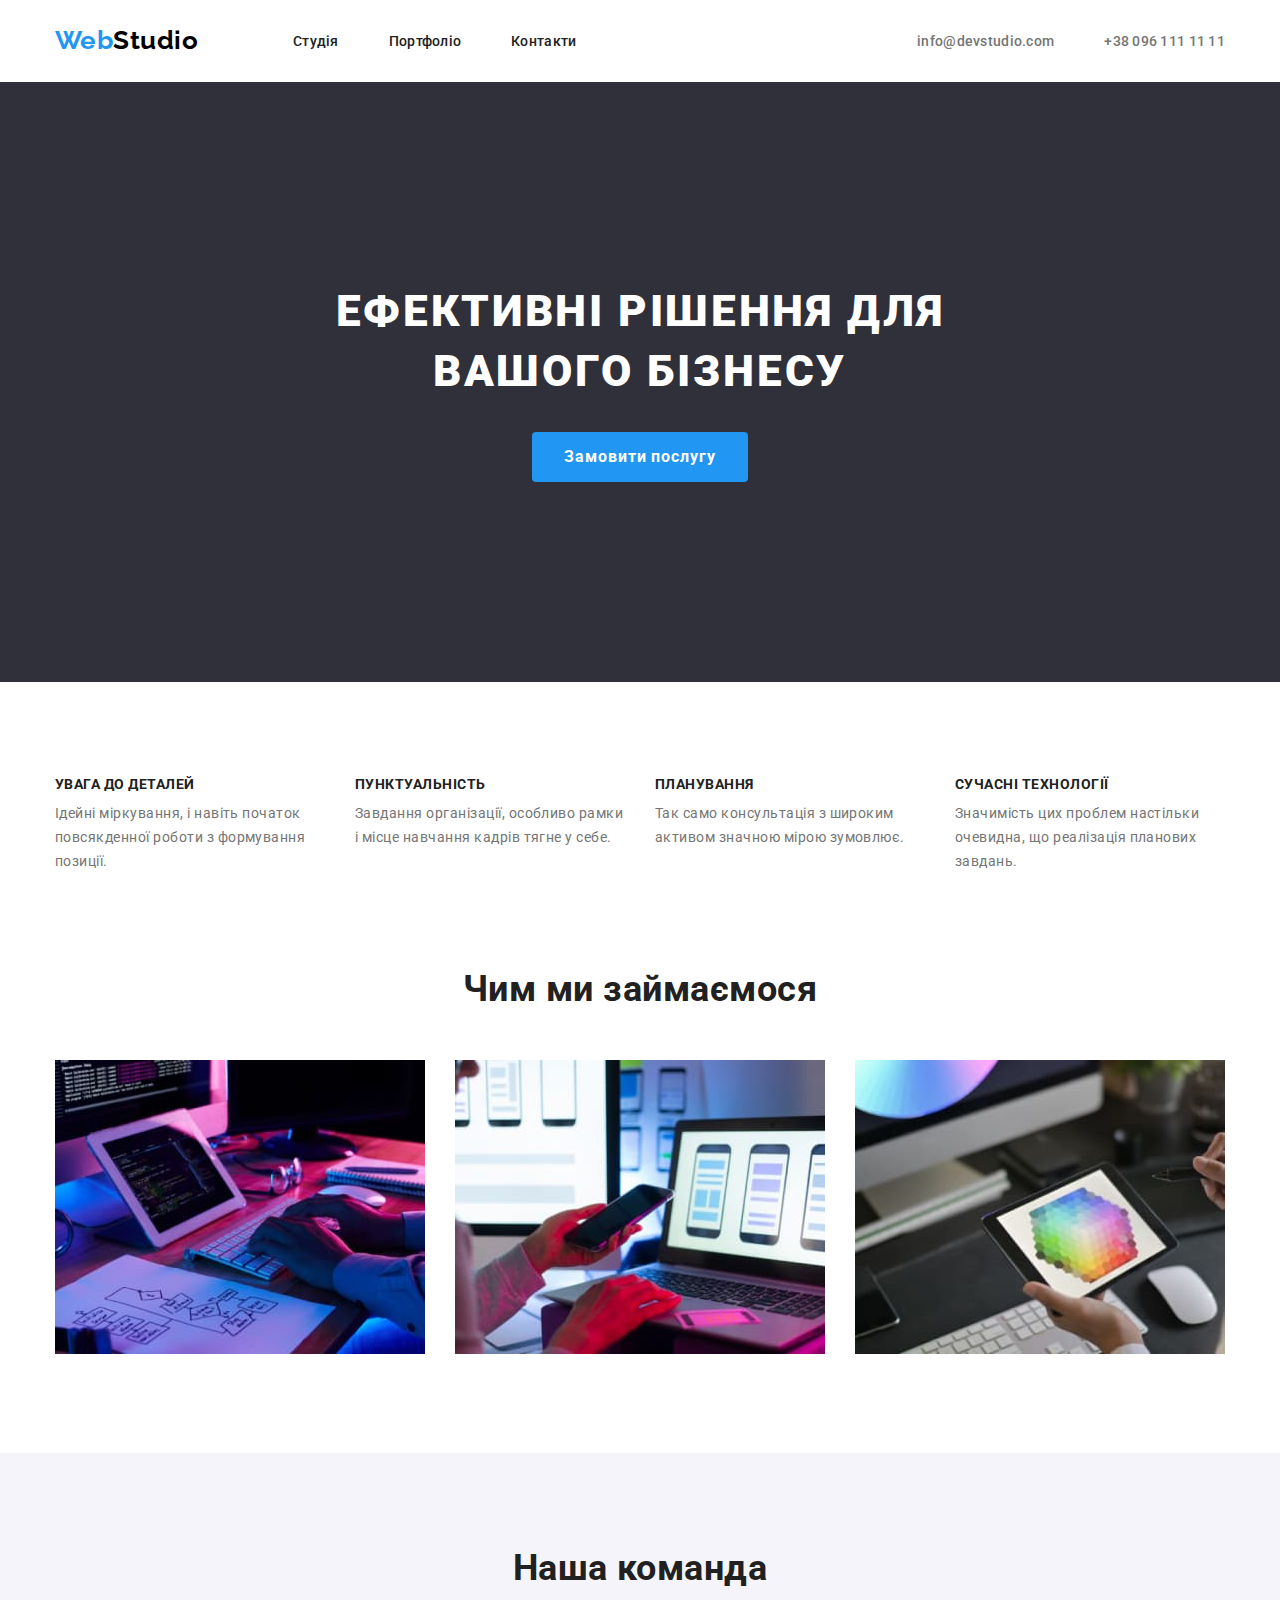
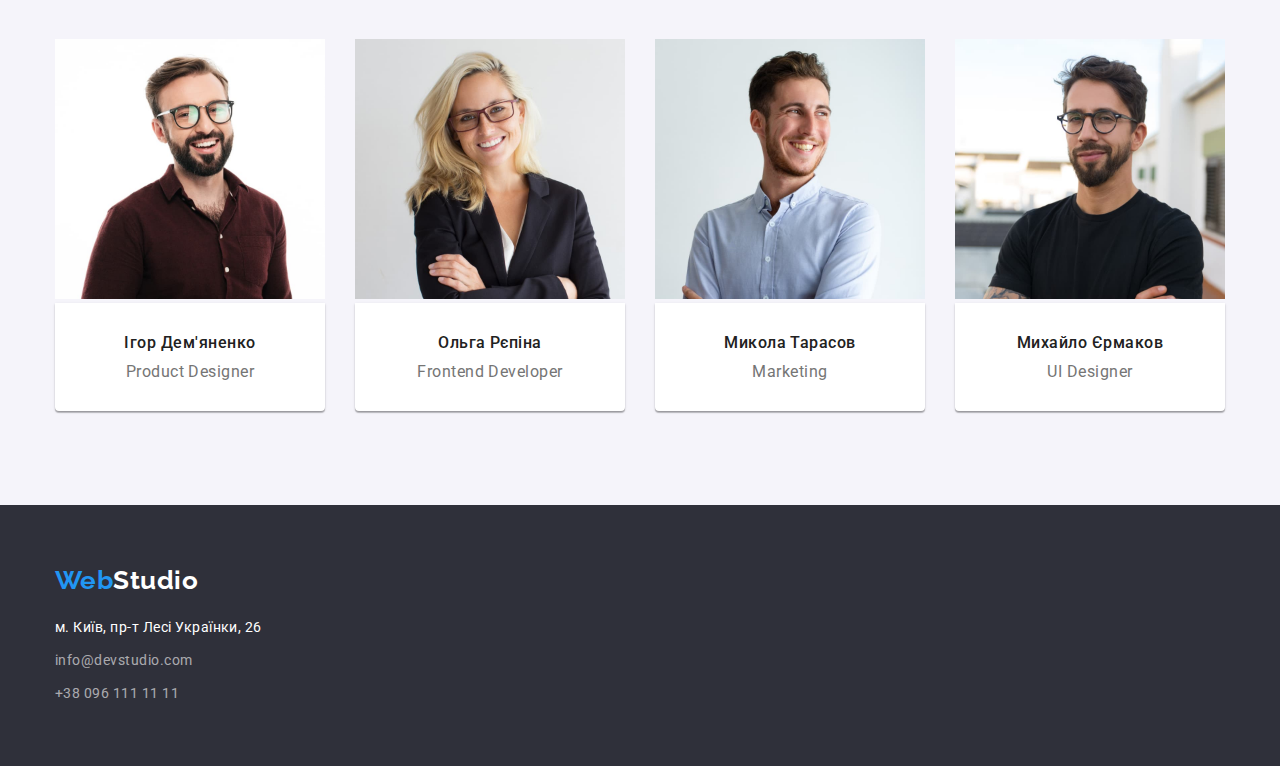
<file: index.html>
<!DOCTYPE html>
<html lang="uk">

<head>
    <meta charset="UTF-8" >    <meta name="viewport" content="width=device-width, initial-scale=1.0">
    <title>goit-markup-hw-02</title>
    <link rel="preconnect" href="https://fonts.googleapis.com">
    <link rel="preconnect" href="https://fonts.gstatic.com" crossorigin>
    <link href="https://fonts.googleapis.com/css2?family=Raleway:wght@700&family=Roboto:wght@400;500;700;900&display=swap"
        rel="stylesheet">
    <link rel="stylesheet" href="https://cdnjs.cloudflare.com/ajax/libs/modern-normalize/1.1.0/modern-normalize.min.css">
    <link rel="stylesheet" href="./css/style.css" />
</head>

<body>
    <!-- Шапка сайта -->
    <header class="header">
        <div class="container header-flex">
            <nav class="header-nav-flex">
                <p class="logo"> <span class="logo-item">Web</span>Studio</p>
                <ul class="header-nav-list">
                    <li class="header-item"><a class="header-nav" href="./index.html">Студія</a></li>
                    <li class="header-item"><a class="header-nav" href="./portfolio.html">Портфоліо</a></li>
                    <li class="header-item"><a class="header-nav" href="">Контакти </a></li>
                </ul>
            </nav>
            <ul class="header-contact-flex">
                <li class="header-item"><a class="header-contact" href="mailtoinfo@devstudio.com">info@devstudio.com</a></li>
                <li class="header-item"><a class="header-contact" href="tel:+380961111111">+38 096 111 11 11</a></li>
            </ul>
        </div>
    </header>
<!---->
    <main class="main">
        <!-- Герой -->
            <section class="main-fon">
                <div class="container hero-list">
                <h1 class="main-title">Ефективні рішення для <br> вашого бізнесу</h1>
                <button class="main-button" type="button">Замовити послугу</button>
                </div>
            </section>

        <!-- Преимущества -->
        
            <section class="section-list-one">
                <div class="container container-list">
                <h2 class="visually-hidden">характеристики</h2>
            
                <ul class="list-go">
                    <li class="body-go">
                        <h3 class="main-characteristics">УВАГА ДО ДЕТАЛЕЙ</h3>
                        <p class="main-list">
                            Ідейні міркування, і навіть початок повсякденної роботи з формування позиції.
                        </p>
            
                    </li>
                    <li class="body-go">
                        <h3 class="main-characteristics">ПУНКТУАЛЬНІСТЬ </h3>
                        <p class="main-list">
                            Завдання організації, особливо рамки і місце навчання кадрів тягне у себе.
                        </p>
            
                    </li>
                    <li class="body-go">
                        <h3 class="main-characteristics">ПЛАНУВАННЯ</h3>
                        <p class="main-list">
                            Так само консультація з широким активом значною мірою зумовлює.
                        </p>
            
                    </li>
                    <li class="body-go">
                        <h3 class="main-characteristics">СУЧАСНІ ТЕХНОЛОГІЇ</h3>
                        <p class="main-list">
                            Значимість цих проблем настільки очевидна, що реалізація планових завдань.
                        </p>
            
                    </li>
                </ul>
                </div>
            </section>
          
            <!-- Чим ми займаємося -->
            <section class="section-list">
                <div class="container conteiner-work">
                <h2 class="main-title-list">Чим ми займаємося</h2>
            
                <ul class="work-list">
                    <li class="work-item">
                        <img src="./images/box1.jpg" alt="клавиатура" width="370">
                    </li>
                    <li class="work-item">
                        <img src="./images/box2.jpg" alt="телефон" width="370">
                    </li>
                    <li class="work-item">
                        <img src="./images/box3.jpg" alt="планшет" width="370">
                    </li>
                </ul>
             </div>

            </section>

        <!-- Наша команда -->
        
            <section class="team">
                <div class="container team-name">
                <h2 class="main-title-list">Наша команда</h2>
                <ul class="team-list">
                    <li class="team-item">
                        <img src="./images/img1.jpg" alt="Ігор Дем'яненко" width="270" height="260">
                        <div class="img-list">
                        <h3 class="main-name">Ігор Дем'яненко</h3>
                        <p class="main-work">Product Designer</p>
                        </div>
                    </li>
                    <li class="team-item">
                        <img src="./images/img2.jpg" alt="Ольга Рєпіна" width="270" height="260">
                        <div class="img-list">
                        <h3 class="main-name">Ольга Рєпіна</h3>
                        <p class="main-work">Frontend Developer</p>
                        </div>
                    </li>
                    <li class="team-item">
                        <img src="./images/img3.jpg" alt="Микола Тарасов" width="270" height="260">
                        <div class="img-list">
                        <h3 class="main-name">Микола Тарасов</h3>
                        <p class="main-work">Marketing</p>
                        </div>
                    </li>
                    <li class="team-item">
                        <img src="./images/img4.jpg" alt="Михайло Єрмаков" width="270" height="260">
                        <div class="img-list">
                        <h3 class="main-name">Михайло Єрмаков</h3>
                        <p class="main-work">UI Designer</p>
                        </div>
                    </li>
                </ul>
            </div>
            </section>
        
        
    </main>

    <!-- Футер -->
    
    <footer class="footer">
        <div class="container footer-blok">
            <a href="#" class="logo-footer"><span class="logo-item">Web</span>Studio</a>
            <address class="address">
                м. Київ, пр-т Лесі Українки, 26 
                <a class="footer-contact" href="malito:info@devstudio.com">info@devstudio.com</a> 
                <a class="footer-contact" href="tel:+380961111111">+38 096 111 11 11</a>
            </address>
        </div>
    </footer>
</body>

</html>
</file>
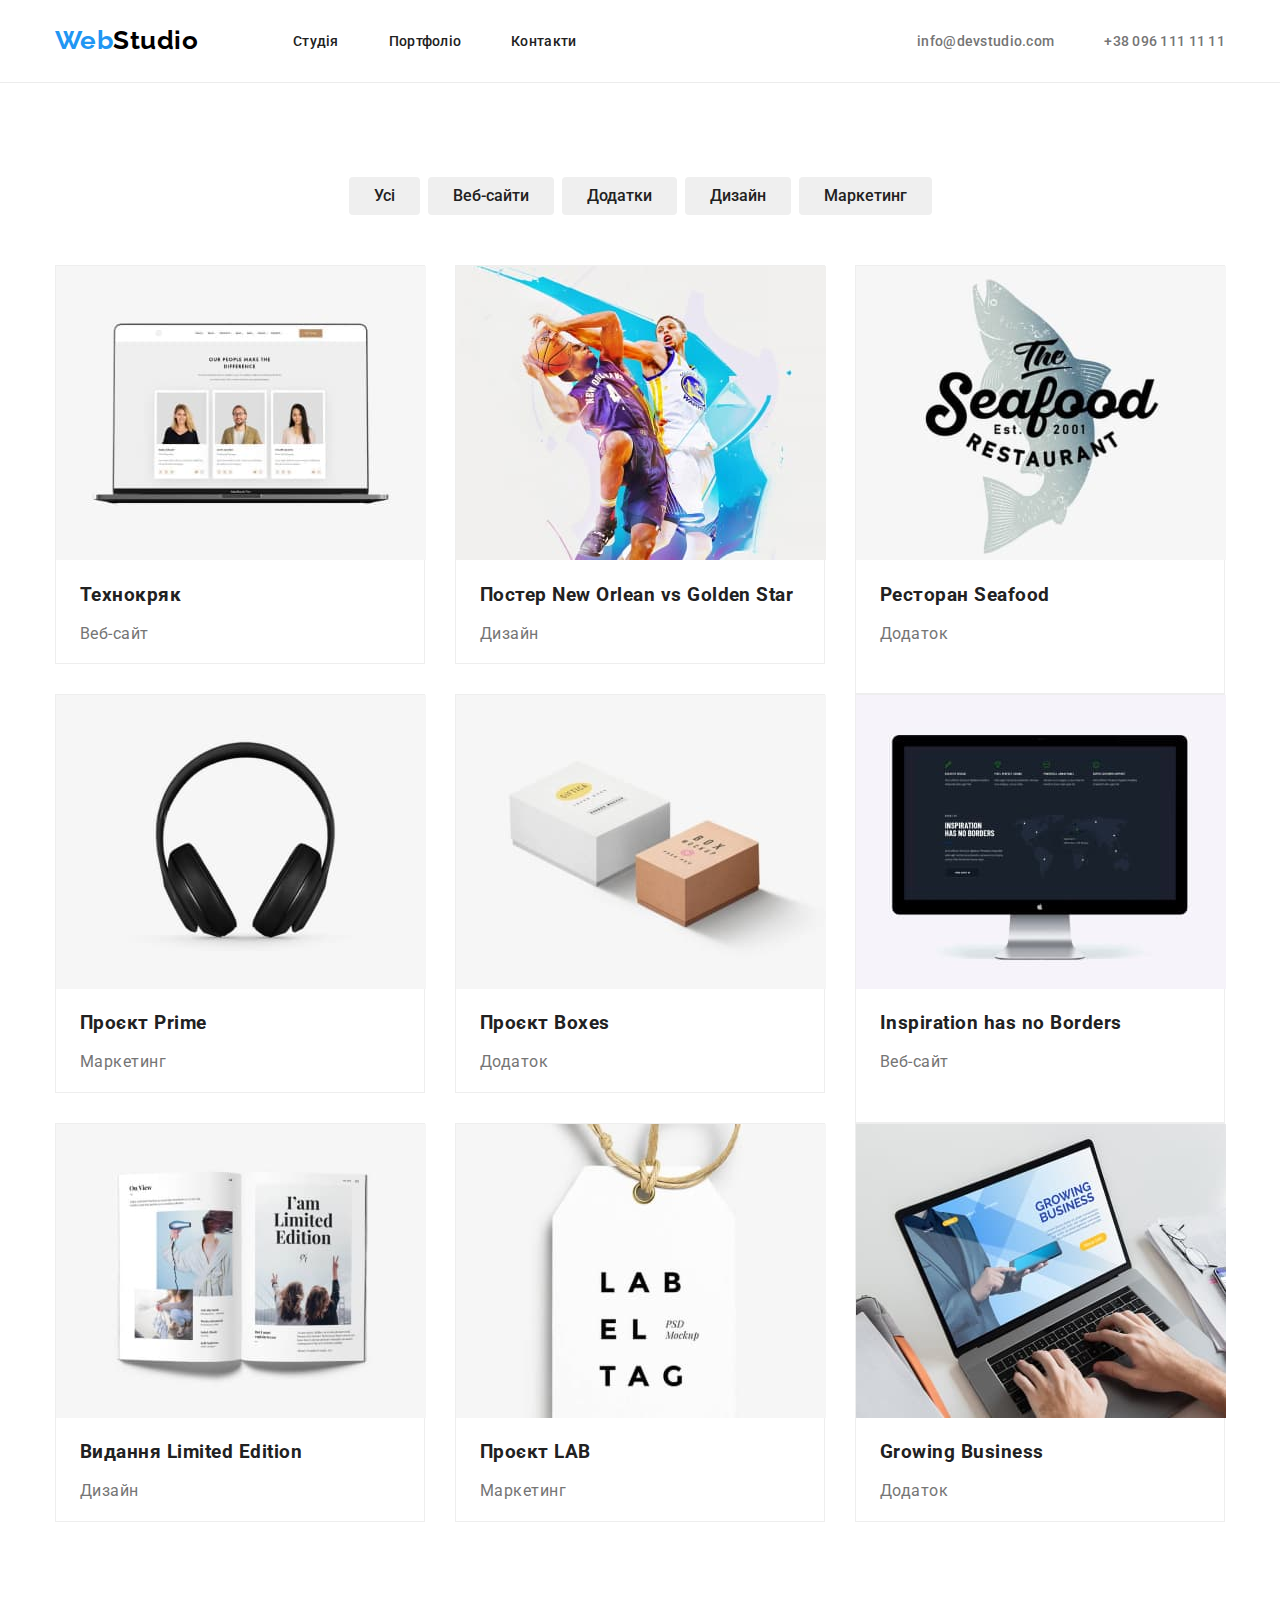
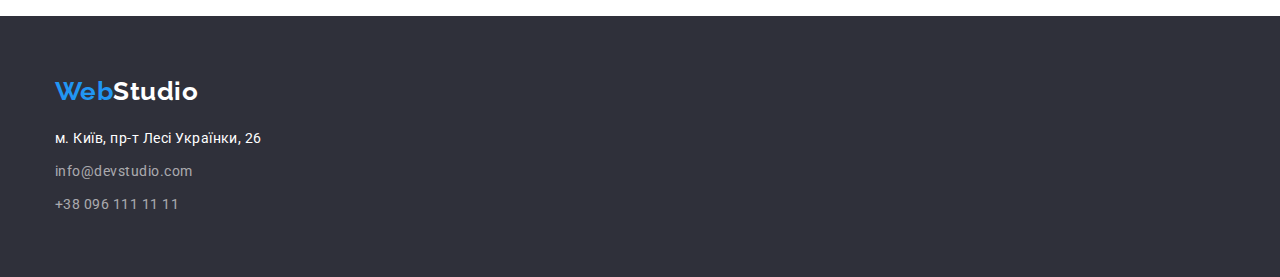
<file: portfolio.html>
<!DOCTYPE html>
<html lang="uk">

<head>
    <meta charset="UTF-8">
    <meta name="viewport" content="width=device-width, initial-scale=1.0">
    <title>goit-markup-hw-02</title>
    <link rel="preconnect" href="https://fonts.googleapis.com">
    <link rel="preconnect" href="https://fonts.gstatic.com" crossorigin>
    <link href="https://fonts.googleapis.com/css2?family=Raleway:wght@700&family=Roboto:wght@400;500;700;900&display=swap"
        rel="stylesheet">
    <link rel="stylesheet" href="https://cdnjs.cloudflare.com/ajax/libs/modern-normalize/1.1.0/modern-normalize.min.css">
    <link rel="stylesheet" href="./css/style.css" />
</head>

<body>
    <!-- Шапка сайта -->
    <header class="header-portfolio">
        <div class="container header-flex">
            <nav class="header-nav-flex">
                <p class="logo"> <span class="logo-item">Web</span>Studio</p>
                <ul class="header-nav-list">
                    <li class="header-item"><a class="header-nav" href="./index.html">Студія</a></li>
                    <li class="header-item"><a class="header-nav" href="./portfolio.html">Портфоліо</a></li>
                    <li class="header-item"><a class="header-nav" href="">Контакти </a></li>
                </ul>
            </nav>
            <ul class="header-contact-flex">
                <li class="header-item"><a class="header-contact" href="mailtoinfo@devstudio.com">info@devstudio.com</a>
                </li>
                <li class="header-item"><a class="header-contact" href="tel:+380961111111">+38 096 111 11 11</a></li>
            </ul>
        </div>
    </header>
    <!---->
    <main>
        <!-- Герой -->
        
        <section class="portfolio">
            <div class="container">
            <ul class="portfolio-nav">
                <li class="button-flex"> <button class="site-nav" type="button">Усі</button></li>
                <li class="button-flex"> <button class="site-nav" type="button">Веб-сайти</button></li>
                <li class="button-flex"> <button class="site-nav" type="button">Додатки</button></li>
                <li class="button-flex"> <button class="site-nav" type="button">Дизайн</button></li>
                <li class="button-flex"> <button class="site-nav" type="button">Маркетинг</button></li>
            </ul>
            <ul class="feature-list">
                <li class="feature-element">
                    <img src="./images/imgweb.jpg" width="370" height="294" alt="">
                    <div class="feature-name">
                    <h3 class="portfolio-list">Технокряк</h3>
                    <p class="portfolio-name">
                        Веб-сайт
                    </p>
                    </div>
                </li>
                <li class="feature-element">
                    <img src="./images/imgdizain.jpg" width="370" height="294" alt="">
                    <div class="feature-name">  
                    <h3 class="portfolio-list">Постер New Orlean vs Golden Star</h3>
                    <p class="portfolio-name">
                        Дизайн
                  </p>
                  </div>
                </li>
                <li class="feature-element">
                    <img src="./images/imgdodatok.jpg" width="370" height="294" alt="">
                    <div class="feature-name"> 
                    <h3 class="portfolio-list">Ресторан Seafood</h3>
                    <p class="portfolio-name">
                        Додаток
                    </p>
                    </div>
                </li>
                <li class="feature-element">
                    <img src="./images/imgmarketing.jpg" width="370" height="294" alt="">
                    <div class="feature-name"> 
                    <h3 class="portfolio-list">Проєкт Prime</h3>
                    <p class="portfolio-name">
                        Маркетинг
                    </p>
                    </div>
                </li>
                <li class="feature-element">
                    <img src="./images/imgbox.jpg" width="370" height="294" alt="">
                    <div class="feature-name"> 
                    <h3 class="portfolio-list">Проєкт Boxes</h3>
                    <p class="portfolio-name">
                        Додаток
                    </p>
                    </div>
                </li>
                <li class="feature-element">
                    <img src="./images/imgwebsait.jpg" width="370" height="294" alt="">
                    <div class="feature-name"> 
                    <h3 class="portfolio-list">Inspiration has no Borders</h3>
                    <p class="portfolio-name">
                        Веб-сайт
                    </p>
                    </div>
                </li>
                <li class="feature-element">
                    
                    <img src="./images/imglimited.jpg" width="370" height="294" alt="">
                    <div class="feature-name"> 
                    <h3 class="portfolio-list">Видання Limited Edition</h3>
                    <p class="portfolio-name">
                        Дизайн
                    </p>
                    </div>
                </li>
                <li class="feature-element">
                    
                    <img src="./images/imglab.jpg" width="370" height="294" alt="">
                    <div class="feature-name">
                    <h3 class="portfolio-list">Проєкт LAB</h3>
                    <p class="portfolio-name">
                        Маркетинг
                    </p>
                    </div>
                </li>
                <li class="feature-element">
                    
                    <img src="./images/imggrowing.jpg" width="370" height="294" alt="">
                    <div class="feature-name">
                    <h3 class="portfolio-list">Growing Business</h3>
                    <p class="portfolio-name">
                        Додаток
                    </p>
                    </div>
                </li>
            </ul>
            </div>
        </section>
    </main>

    <!-- Футер -->
<footer class="footer">
    <div class="container">
        <a href="#" class="logo-footer"><span class="logo-item">Web</span>Studio</a>
        <address class="address">
            м. Київ, пр-т Лесі Українки, 26
            <a class="footer-contact" href="malito:info@devstudio.com">info@devstudio.com</a>
            <a class="footer-contact" href="tel:+380961111111">+38 096 111 11 11</a>
        </address>
    </div>
</body>

</html>
</file>
<file: css/style.css>
:root {
    --titel-text-color: #757575;
    --first-title-color: #212121;
    --logo-item-color: #2196F3;
    --logo-color: #000000;
    --first-color: #ffffff;
    --primary-text-color: #757575;
    --footer-bcg: #2F303A;
    --text-color: #F3F5F4FA
    }
html{
    box-sizing: border-box;
    }
*, 
*::before, 
*::after{
    box-sizing: inherit;
}

body{
    margin: 0;
    font-family: roboto, sans-serif; 
    color: var(--primary-text-color);
    letter-spacing: 0.03em;
    background: var(--first-color)
    }

h1, h2, h3, p, ul{margin: 0px;} 

ul{list-style: none;}

.container{
    width: 1200px;
    margin-left: auto;
    margin-right: auto;
    padding-left: 15px;
    padding-right: 15px;
    /* border: 3px solid red; */
}

.logo {
    padding-top: 24px;
    padding-bottom: 25px;
    width: 145px;
    font-family: 'Raleway';
    font-weight: 700;
    font-size: 26px;
    line-height: calc(31/26);
    color: var(--logo-color);
    }

.logo-footer{
    font-family: 'Raleway';
    font-weight: 700;
    font-size: 26px;
    line-height: 1.1923;
    color: var(--first-color);
    text-decoration: none
    }
.logo-item{
    font-family: 'Raleway';
    color: var(--logo-item-color)
}
header a{
font-weight: 500;
font-size: 14px;
line-height: 1.1428;
letter-spacing: 0.02em;
text-decoration: none;
}
.header-portfolio{
    border-bottom: 1px solid #ECECEC;
}

.header-flex{
    /* margin: 0 auto; */
    display: flex;
    align-items: center;
}
.header-nav-flex{
     display: flex;
}
.header-nav-list{
    display: flex;
    margin-left: 93px;
    padding-left: 0px;
    gap: 50px;
    align-items: center
    
}
.header-nav{
    display: block;
    color: var(--first-title-color);
    border: none;
    
}
.header-nav:hover,
.header-nav:focus{
color: var(--logo-item-color);


}

.header-item{
    padding-top: 32px;
    padding-bottom: 32px;
}
.header-contact:hover,
.header-contact:focus {
    color: var(--logo-item-color)}

.header-contact-flex{
    margin-left: auto;
    padding-left: 0px;
    display: flex;
}
.header-contact-flex .header-contact + .header-contact{
    margin-left: 50px;
}

.header-contact{
    color: var(--titel-text-color);
    
}

.main-fon{
box-sizing: border-box;
margin-left: auto;
margin-right: auto;
padding-top: 200px;
padding-bottom: 200px;
height: 600px;

background: var(--footer-bcg);
}
.main-title{
    max-width: 696px;
    height: 120px;
    margin: 0 auto;
    margin-bottom: 30px;

    font-weight: 900;
    font-size: 44px;
    line-height: 1.3636;
    letter-spacing: 0.06em;
    text-transform: uppercase;
    color: var(--first-color)
    
}
.hero-list{
    text-align: center;
}
.main-button{
    color: var(--first-color);
    background-color: var(--logo-item-color);
    font-family: inherit;
    font-style: normal;
    font-weight: 700;
    font-size: 16px;
    line-height: 1.88;
    letter-spacing: 0.06em;
    cursor: pointer;
    
    border-radius: 4px;
    border: none;
    display: inline-block;
    min-width: 216px;
    height: 50px;
}
/* ----------характеристик-------------- */
.visually-hidden {
      position: absolute;
      width: 1px;
      height: 1px;
      margin: -1px;
      border: 0;
      padding: 0;
      white-space: nowrap;
      clip-path: inset(100%);
      clip: rect(0 0 0 0);
      overflow: hidden;
    }
    .list-go{
        padding-left: 0px;
        display: flex;
        gap: 30px;
        list-style: none;
        flex-basis: calc((100% - 90px) / 4);
    }
    .body-go{
        width: 270px;
    }

.main-characteristics{
    margin-bottom: 10px;
    font-weight: 700;
    font-size: 14px;
    line-height: 1.1428;
    text-transform: uppercase;
    color: var(--first-title-color);

}
.main-list{
    font-size: 14px;
    line-height: 1.7142;
}
/* <!-- Чим ми займаємося --> */
.work-list{
    display: flex;
    padding-left: 0;
}
.work-list .work-item + .work-item{
    margin-left: 30px;
}
/* ------------Наша команда----------- */
.team{
    background-color: #F5F4FA;
    padding-top: 94px;
    padding-bottom: 94px; 
}

.main-title-list{
    font-weight: 700;
    font-size: 36px;
    line-height: 1.1666;
    text-align: center;
    color: var(--first-title-color);

    text-align: center;
    margin-bottom: 50px;
}
.team-list{
    display: flex;
    padding-left: 0;
}
.img-list{
padding-top: 30px ;
padding-bottom: 30px;
background: #FFFFFF;
box-shadow: 0px 1px 3px rgba(0, 0, 0, 0.12), 0px 1px 1px rgba(0, 0, 0, 0.14), 0px 2px 1px rgba(0, 0, 0, 0.2);
border-radius: 0px 0px 4px 4px;
}
.team-list .team-item + .team-item{
    margin-left: 30px;
}
.main-name{
    margin-bottom: 10px;
    color:var(--first-title-color) ;
    text-align: center;
    font-weight: 500;
    font-size: 16px;
    line-height: calc(19/16)
}
.main-work{
    font-size: 16px;
    line-height: 1.1875;
    text-align: center;
}
.footer{
    padding-top: 60px;
    padding-bottom: 60px;
    background-color: var(--footer-bcg) ;
    box-sizing: border-box;
}
.logo-footer{
    width: 145px;
    height: 31px;
    }
.footer-blok{
    display: block;
}
.address{
    display: block;
    margin-top: 20px;
    font-family: 'Roboto';
    font-style: normal;

    font-size: 14px;
    line-height: 1.7142;
    color: var(--first-color);
}
.footer-contact{
    
    display: block;
    margin-top: 9px;
    font-size: 14px;
    line-height: 1.7142;
    color: rgba(255, 255, 255, 0.6);
    text-decoration: none
    
}

/* ----------------PORTFOLIO----------------*/


.header-nav{
    display: flex;
}


.header-contact-flex .header-item + .header-item{
   margin-left: 50px;
}
.section-list{
    display: flex;
    padding-bottom: 94px;
    flex-wrap: wrap;
    gap: 10px;
    background-color: var(--first-color);}

.section-list-one{
    display: flex;
    padding-top: 94px;
    padding-bottom: 94px;
    flex-wrap: wrap;
    gap: 10px;
    background-color: var(--first-color);
}

.container-list{
    display: flex;
    gap: 30px;
}
.portfolio{
     padding-top: 94px;
    padding-bottom: 94px;
}
 
.portfolio .portfolio-nav :hover,
.portfolio .portfolio-nav :focus {
border-radius: 4px;
color: var(--first-color);
background-color: var(--logo-item-color);
}

.site-nav {
    padding: 6px 25px 6px 25px;
    display: inline-block;
    font-family: inherit;
    font-weight: 500;
    font-size: 16px;
    line-height: 1.62;
    text-align: center;
    color: var(--first-title-color);
    border: none;
    border-radius: 4px;
    cursor: pointer
}

.portfolio-list {
    width: 352px;
    height: 36px;
color: var(--first-title-color);
}

.portfolio-name {
    color: var(--titel-text-color);
    margin-top: 4px;
}

.portfolio-nav{
    padding-left: 0px;
    margin-bottom: 50px;
    display: flex;
    align-items: center;
    justify-content: center
}

.feature-list{
    display: flex;
    flex-wrap: wrap;
    padding-left: 0px;
}
.feature-element{
    margin-right: 30px;
    margin-bottom: 30px;
    padding-left: 0px;
    width: 370px;
    border: 1px solid #EEEEEE;
}
.feature-element:nth-child(3n){
    margin: 0px;
}
.feature-element:nth-last-child(-n + 3){
    margin-bottom: 0px;
}
.feature-name{
    padding: 20px 24px ;
}

.portfolio-nav .button-flex +.button-flex{
    margin-left: 8px;
}
</file>
